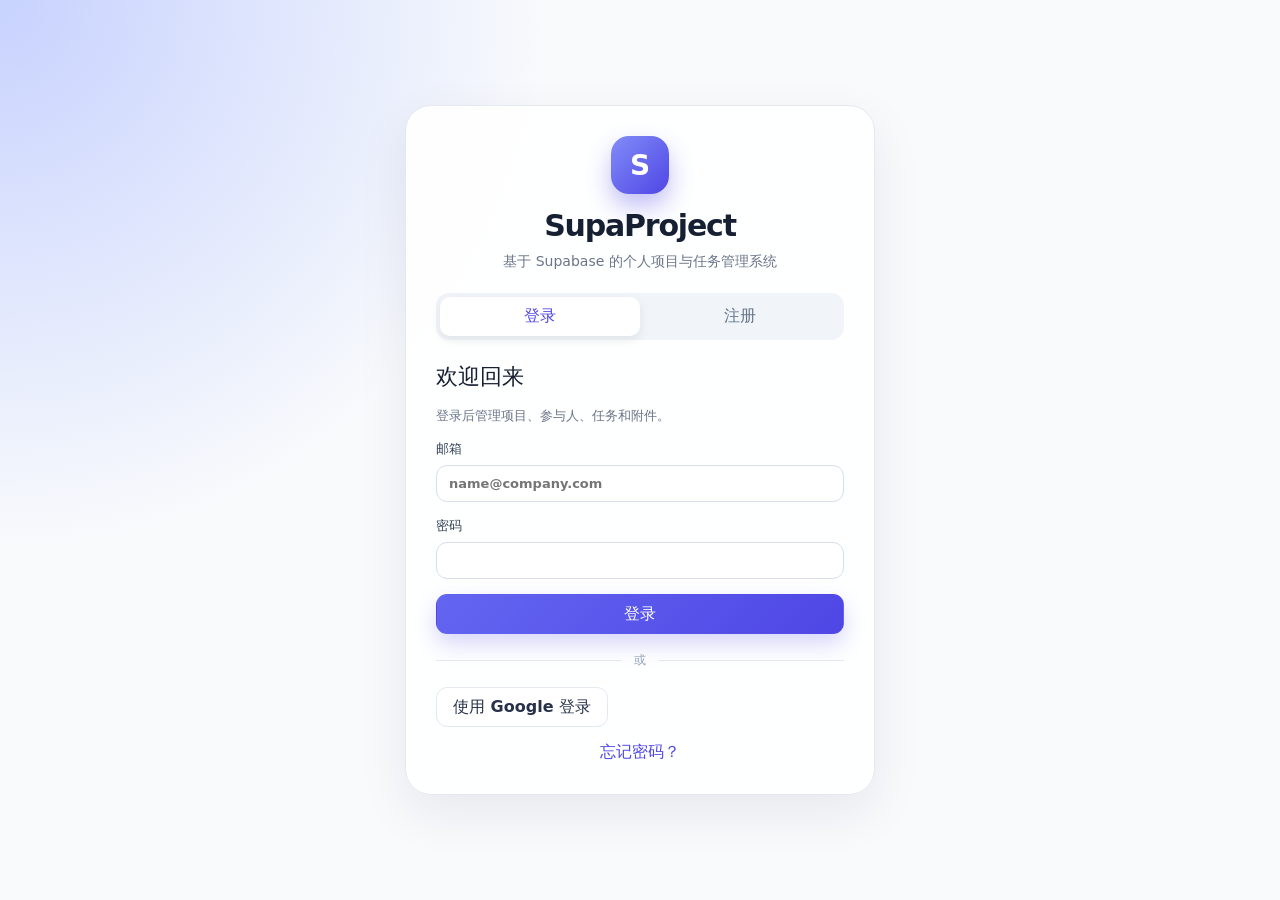
<file: supaproject/index.html>
<!doctype html>
<html lang="en">
  <head>
    <meta charset="UTF-8" />
    <link rel="icon" type="image/svg+xml" href="./favicon.svg" />
    <meta name="viewport" content="width=device-width, initial-scale=1.0" />
    <title>shuzhibiancheng</title>
    <script type="module" crossorigin src="./assets/index-k1cJdDFC.js"></script>
    <link rel="stylesheet" crossorigin href="./assets/index-yuGxip7K.css">
  </head>
  <body>
    <div id="root"></div>
  </body>
</html>
</file>
<file: supaproject/assets/index-yuGxip7K.css>
:root{color:#172033;font-synthesis:none;text-rendering:optimizelegibility;-webkit-font-smoothing:antialiased;--primary:#4f46e5;--primary-dark:#3730a3;--primary-soft:#eef2ff;--border:#e4e8f0;--muted:#6b7488;--surface:#fff;--shadow:0 18px 50px #161f3714;--radius:18px;background:#f4f6fb;font-family:Inter,ui-sans-serif,system-ui,-apple-system,BlinkMacSystemFont,Segoe UI,Microsoft YaHei,sans-serif}*{box-sizing:border-box}body{background:#f4f6fb;min-width:320px;min-height:100vh;margin:0}a{color:inherit;text-decoration:none}button,input,select,textarea{font:inherit}button{cursor:pointer}#root{min-height:100vh}.btn-primary,.btn-secondary,.btn-ghost,.btn-danger,button.btn-primary{white-space:nowrap;border:1px solid #0000;border-radius:11px;justify-content:center;align-items:center;gap:8px;min-height:40px;padding:0 16px;font-weight:700;transition:transform .15s,box-shadow .15s,background .15s;display:inline-flex}.btn-primary{color:#fff;background:linear-gradient(135deg,#6366f1,#4f46e5);box-shadow:0 10px 22px #4f46e538}.btn-primary:hover{background:var(--primary-dark);transform:translateY(-1px)}.btn-secondary{color:#27324a;border-color:var(--border);background:#fff}.btn-secondary:hover{background:#f8fafc;border-color:#c8d0e0}.btn-ghost{color:var(--muted);background:0 0}.btn-danger{color:#b91c1c;background:#fff1f2;border-color:#fecdd3}.btn-primary:disabled,.btn-secondary:disabled,.btn-danger:disabled{opacity:.55;cursor:not-allowed;transform:none}.app-shell{min-height:100vh;display:flex}.sidebar{color:#cbd5e1;background:#10182f;flex-direction:column;flex:0 0 264px;gap:26px;width:264px;height:100vh;padding:24px 18px;display:flex;position:sticky;top:0}.brand{align-items:center;gap:12px;padding:0 6px;display:flex}.brand strong{color:#fff;font-size:18px;display:block}.brand span{color:#8ca0bf;text-overflow:ellipsis;white-space:nowrap;max-width:150px;font-size:12px;display:block;overflow:hidden}.brand-mark{color:#fff;background:linear-gradient(135deg,#818cf8,#4f46e5);border-radius:14px;place-items:center;width:42px;height:42px;font-size:22px;font-weight:900;display:grid;box-shadow:0 12px 25px #4f46e559}.brand-mark.large{border-radius:18px;width:58px;height:58px;font-size:28px}.nav-list{gap:6px;display:grid}.nav-item{color:#aebbd4;border-radius:12px;align-items:center;gap:12px;padding:12px 13px;font-weight:650;display:flex}.nav-item:hover{color:#fff;background:#ffffff0f}.nav-item.active{color:#fff;background:#6366f12e}.nav-icon{color:#a5b4fc;place-items:center;width:22px;display:inline-grid}.sidebar-user{background:#ffffff0f;border-radius:14px;align-items:center;gap:10px;margin-top:auto;padding:12px;display:flex}.sidebar-user-meta{flex:1;min-width:0}.sidebar-user-meta strong,.sidebar-user-meta span{text-overflow:ellipsis;white-space:nowrap;max-width:130px;display:block;overflow:hidden}.sidebar-user-meta strong{color:#fff;font-size:13px}.sidebar-user-meta span{color:#94a3b8;font-size:11px}.signout{color:#94a3b8;background:0 0;border:0;font-size:18px}.signout:hover{color:#fff}.avatar{color:#fff;background:#4f46e5;border-radius:50%;place-items:center;width:38px;height:38px;font-weight:800;display:grid}.avatar.small{width:30px;height:30px;font-size:12px}.main-content{flex:1;width:100%;max-width:1480px;margin:0 auto;padding:34px}.page-header{justify-content:space-between;align-items:flex-end;gap:20px;margin-bottom:24px;display:flex}.page-header h1{letter-spacing:-.04em;color:#111827;margin:0 0 7px;font-size:30px;line-height:1.15}.page-header p{color:var(--muted);margin:0}.page-action{flex-shrink:0}.card{background:var(--surface);border:1px solid var(--border);border-radius:var(--radius);padding:22px;box-shadow:0 1px 2px #1018280a}.card h2{color:#172033;margin:0;font-size:17px}.stats-grid{grid-template-columns:repeat(6,minmax(0,1fr));gap:14px;margin-bottom:18px;display:grid}.stat-card{padding:18px}.stat-card span{color:var(--muted);font-size:13px}.stat-number{letter-spacing:-.04em;color:#111827;margin-top:8px;font-size:30px;line-height:1;display:block}.stat-blue{color:#2563eb}.stat-green{color:#16a34a}.stat-purple{color:#7c3aed}.stat-amber{color:#d97706}.stat-red{color:#dc2626}.dashboard-grid{grid-template-columns:1.25fr 1fr;gap:18px;margin-bottom:18px;display:grid}.activity-card{margin-bottom:20px}.section-title{justify-content:space-between;align-items:center;gap:12px;margin-bottom:16px;display:flex}.section-title a{color:var(--primary);font-size:13px;font-weight:700}.section-title span{color:var(--muted);font-size:13px}.badge{border-radius:999px;align-items:center;padding:4px 9px;font-size:12px;font-weight:750;line-height:1;display:inline-flex}.badge-neutral{color:#475569;background:#f1f5f9}.badge-green{color:#15803d;background:#dcfce7}.badge-blue{color:#1d4ed8;background:#dbeafe}.badge-amber{color:#b45309;background:#fef3c7}.badge-red{color:#be123c;background:#ffe4e6}.badge-purple{color:#6d28d9;background:#ede9fe}.list-stack{gap:10px;display:grid}.list-row{border:1px solid var(--border);background:#fff;border-radius:14px;justify-content:space-between;gap:12px;padding:13px;transition:border-color .15s,transform .15s;display:flex}.list-row:hover{border-color:#c7d2fe;transform:translateY(-1px)}.list-row strong,.list-row span{display:block}.list-row strong{margin-bottom:4px}.list-row>div span{color:var(--muted);font-size:13px}.list-row-meta{flex-shrink:0;align-items:center;gap:9px;display:flex}.list-row-meta em{color:#111827;font-size:13px;font-style:normal;font-weight:750}.list-row.compact{align-items:center}.empty-state{text-align:center;align-content:center;place-items:center;gap:8px;min-height:150px;padding:22px;display:grid}.empty-state h3,.empty-state p{margin:0}.empty-state h3{color:#334155}.empty-state p,.muted{color:var(--muted);font-size:13px}.empty-icon{color:#64748b;background:#f1f5f9;border-radius:14px;place-items:center;width:42px;height:42px;font-size:21px;display:grid}.empty-action{margin-top:8px}.timeline{gap:0;display:grid}.timeline-item{grid-template-columns:24px 1fr;gap:8px;padding-bottom:18px;display:grid;position:relative}.timeline-item:not(:last-child):before{content:"";background:#e7ebf3;width:2px;position:absolute;top:16px;bottom:0;left:7px}.timeline-dot{z-index:1;background:#6366f1;border-radius:50%;width:14px;height:14px;margin-top:4px;box-shadow:0 0 0 4px #eef2ff}.timeline-item strong,.timeline-item span,.timeline-item time{display:block}.timeline-item strong{font-size:13px}.timeline-item span{color:var(--muted);font-size:13px}.timeline-item time{color:#94a3b8;margin-top:2px;font-size:12px}.live-pill{align-items:center;font-weight:750;display:inline-flex;color:#047857!important;gap:6px!important}.live-pill i{background:#10b981;border-radius:50%;width:7px;height:7px;box-shadow:0 0 0 4px #10b98121}.filter-card,.task-create-card{grid-template-columns:1fr 180px;align-items:end;gap:16px;margin-bottom:18px;display:grid}.task-create-card{grid-template-columns:2fr 1.2fr 1.2fr .8fr .9fr auto}.error-card,.inline-error{background:#fff1f2;border-color:#fecdd3;margin-bottom:16px;color:#b91c1c!important}.table-wrap{width:100%;overflow-x:auto}.data-table{border-collapse:collapse;width:100%}.data-table th{text-align:left;color:#64748b;border-bottom:1px solid var(--border);white-space:nowrap;padding:10px 12px;font-size:12px;font-weight:750}.data-table td{vertical-align:middle;border-bottom:1px solid #edf1f7;padding:15px 12px}.data-table tr:last-child td{border-bottom:0}.table-primary{color:#1e293b;margin-bottom:4px;font-weight:800;display:block}.data-table small{color:var(--muted)}.row-actions{justify-content:flex-end;gap:10px;display:flex}.row-actions button{color:var(--primary);background:0 0;border:0;padding:0;font-weight:700}.row-actions .danger-text,.danger-text{color:#e11d48}.member-cell{align-items:center;gap:10px;display:flex}.input{color:#172033;background:#fff;border:1px solid #d7deea;border-radius:11px;outline:none;width:100%;padding:10px 12px;transition:border-color .15s,box-shadow .15s}.input:focus{border-color:#818cf8;box-shadow:0 0 0 4px #6366f11f}textarea.input{resize:vertical;min-height:86px}.field{color:#334155;gap:7px;font-size:13px;font-weight:700;display:grid}.field small{color:var(--muted);font-weight:500}.form-grid{grid-template-columns:repeat(2,minmax(0,1fr));gap:16px;padding:4px 2px 2px;display:grid}.form-wide{grid-column:1/-1}.form-actions{justify-content:flex-end;gap:10px;display:flex}.stack-form{gap:16px;margin-top:18px;display:grid}.modal-backdrop{z-index:40;-webkit-backdrop-filter:blur(5px);backdrop-filter:blur(5px);background:#0f172a7a;place-items:center;padding:24px;display:grid;position:fixed;inset:0}.modal{width:min(780px,100%);max-height:92vh;box-shadow:var(--shadow);background:#fff;border-radius:22px;padding:22px;overflow-y:auto}.modal-header{justify-content:space-between;align-items:center;margin-bottom:18px;display:flex}.modal-header h2{margin:0;font-size:22px}.modal-close{color:#475569;background:#f1f5f9;border:0;border-radius:10px;width:36px;height:36px;font-size:24px}.auth-page{background:radial-gradient(circle at 0 0,#c7d2fe 0,#0000 35%),#f8fafc;place-items:center;min-height:100vh;padding:32px 18px;display:grid}.auth-panel{border:1px solid var(--border);width:min(470px,100%);box-shadow:var(--shadow);background:#ffffffeb;border-radius:26px;padding:30px}.auth-panel.narrow{width:min(520px,100%)}.auth-brand{text-align:center;justify-items:center;gap:10px;margin-bottom:22px;display:grid}.auth-brand h1{letter-spacing:-.04em;margin:4px 0 0;font-size:30px}.auth-brand p{color:var(--muted);margin:0;font-size:14px}.auth-tabs{background:#f1f5f9;border-radius:13px;grid-template-columns:1fr 1fr;margin-bottom:22px;padding:4px;display:grid}.auth-tabs button{color:#64748b;background:0 0;border:0;border-radius:10px;padding:9px;font-weight:800}.auth-tabs button.active{color:var(--primary);background:#fff;box-shadow:0 4px 12px #0f172a14}.auth-form{gap:15px;display:grid}.auth-form h2,.auth-form p{margin:0}.auth-form h2{font-size:22px}.auth-divider{color:#94a3b8;align-items:center;gap:12px;margin:18px 0;font-size:12px;display:flex}.auth-divider:before,.auth-divider:after{content:"";background:var(--border);flex:1;height:1px}.text-button{width:100%;color:var(--primary);background:0 0;border:0;margin-top:14px;font-weight:700}.alert{border:1px solid;border-radius:12px;padding:11px 13px;font-size:13px}.alert-error{color:#b91c1c;background:#fff1f2;border-color:#fecdd3}.alert-success{color:#047857;background:#ecfdf5;border-color:#a7f3d0}.alert-info{color:#1d4ed8;background:#eff6ff;border-color:#bfdbfe}.alert code{background:#ffffffb3;border-radius:5px;padding:2px 5px}.detail-topline{justify-content:space-between;align-items:center;margin-bottom:18px;display:flex}.back-link{color:var(--primary);font-size:14px;font-weight:750}.detail-actions{gap:10px;display:flex}.detail-grid{grid-template-columns:minmax(0,1.65fr) minmax(320px,.8fr);align-items:start;gap:18px;display:grid}.detail-main,.detail-side{gap:18px;display:grid}.detail-notes{color:#475569;margin:12px 0;line-height:1.75}.external-link{color:var(--primary);font-weight:750}.entity-list{gap:10px;margin-bottom:14px;display:grid}.entity-row{border:1px solid var(--border);background:#fbfcff;border-radius:14px;justify-content:space-between;gap:14px;padding:13px;display:flex}.entity-row strong,.entity-row span,.entity-row p{display:block}.entity-row strong{margin-bottom:4px}.entity-row span,.entity-row p{color:var(--muted);margin:3px 0 0;font-size:13px}.entity-row button{text-align:left;background:0 0;border:0;min-width:0;padding:0}.inline-form{grid-template-columns:repeat(4,1fr) auto;align-items:center;gap:10px;display:grid}.inline-form .check-line{color:#475569;white-space:nowrap;align-items:center;gap:6px;font-size:13px;display:flex}.task-form{grid-template-columns:2fr 1fr 1fr 1fr auto}.task-controls{gap:8px;min-width:128px;display:grid}.task-controls .input{min-height:34px;padding:5px 8px;font-size:12px}.tag-editor{flex-wrap:wrap;gap:9px;display:flex}.tag-pill{border:1px solid var(--border);color:#475569;background:#fff;border-radius:999px;align-items:center;gap:6px;padding:7px 10px;font-weight:700;display:inline-flex}.tag-pill i{border-radius:50%;width:8px;height:8px}.tag-pill.selected{color:#3730a3;background:#eef2ff;border-color:#818cf8}.tag-create{flex-basis:100%;grid-template-columns:1fr auto;gap:8px;margin-top:6px;display:grid}.upload-button{border:1px solid var(--border);color:var(--primary);background:#fff;border-radius:10px;justify-content:center;align-items:center;padding:7px 10px;font-size:13px;font-weight:750;display:inline-flex}.document-row button:first-child{flex:1}.kanban-grid{grid-template-columns:repeat(3,minmax(0,1fr));align-items:start;gap:16px;display:grid}.kanban-column{min-height:300px}.kanban-title{justify-content:space-between;align-items:center;margin-bottom:14px;display:flex}.kanban-title span{color:#475569;background:#f1f5f9;border-radius:999px;place-items:center;width:26px;height:26px;font-size:13px;display:grid}.task-card{border:1px solid var(--border);background:#fbfcff;border-radius:15px;gap:10px;margin-bottom:10px;padding:14px;display:grid}.task-card-heading{justify-content:space-between;gap:10px;display:flex}.task-card-heading button{color:#94a3b8;background:0 0;border:0;font-size:20px;line-height:1}.task-customer{color:var(--primary);font-size:13px;font-weight:750}.task-meta{color:var(--muted);flex-wrap:wrap;align-items:center;gap:8px;font-size:12px;display:flex}.task-card .input{min-height:34px;padding:5px 8px;font-size:12px}.task-filters{border:1px solid var(--border);background:#fff;border-radius:13px;margin-bottom:16px;padding:4px;display:inline-flex}.task-filters button{color:#64748b;background:0 0;border:0;border-radius:10px;padding:8px 14px;font-weight:800}.task-filters button.active{color:var(--primary);background:#eef2ff}.task-create-button{min-width:96px}.profile-grid{grid-template-columns:repeat(2,minmax(0,1fr));gap:18px;display:grid}.fullscreen-loading,.setup-screen{text-align:center;color:#475569;align-content:center;place-items:center;gap:14px;min-height:100vh;padding:20px;display:grid}.loader{border:4px solid #e0e7ff;border-top-color:#4f46e5;border-radius:50%;width:38px;height:38px;animation:1s linear infinite spin}@keyframes spin{to{transform:rotate(360deg)}}@media (width<=1180px){.stats-grid{grid-template-columns:repeat(3,1fr)}.dashboard-grid,.detail-grid,.profile-grid{grid-template-columns:1fr}.task-create-card{grid-template-columns:repeat(2,1fr)}.task-create-button{grid-column:span 2}.kanban-grid{grid-template-columns:1fr}}@media (width<=820px){.app-shell{display:block}.sidebar{flex:none;width:100%;height:auto;padding:16px;position:static}.nav-list{grid-template-columns:repeat(5,1fr);gap:4px}.nav-item{justify-content:center;padding:10px 6px;font-size:12px}.nav-icon{display:none}.sidebar-user{margin-top:0}.main-content{padding:22px 16px}.page-header,.detail-topline{flex-direction:column;align-items:flex-start}.stats-grid{grid-template-columns:repeat(2,1fr)}.filter-card,.task-create-card,.form-grid,.profile-grid{grid-template-columns:1fr}.task-create-button{grid-column:auto}.inline-form,.task-form{grid-template-columns:1fr 1fr}.inline-form .btn-primary,.task-form .btn-primary{grid-column:span 2}.form-wide{grid-column:auto}}
</file>
